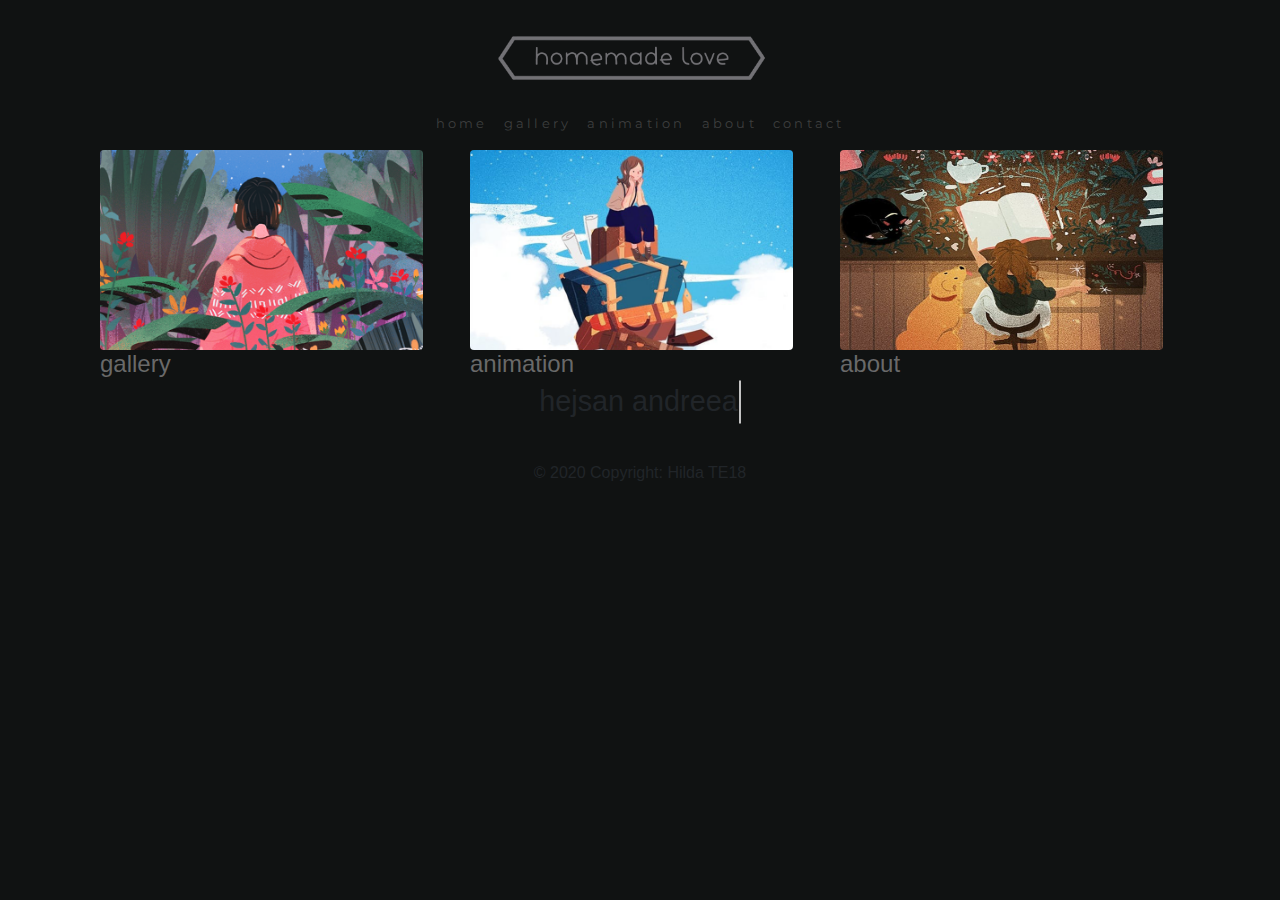
<file: finalProject/index.html>
<!DOCTYPE html>
<html lang="en">

<head>
    <meta charset="UTF-8">
    <meta name="viewport" content="width=device-width, initial-scale=1.0">
    <script src="https://code.jquery.com/jquery-3.3.1.slim.min.js"
        integrity="sha384-q8i/X+965DzO0rT7abK41JStQIAqVgRVzpbzo5smXKp4YfRvH+8abtTE1Pi6jizo"
        crossorigin="anonymous"></script>
    <link rel="stylesheet" href="https://stackpath.bootstrapcdn.com/bootstrap/4.3.1/css/bootstrap.min.css"
        integrity="sha384-ggOyR0iXCbMQv3Xipma34MD+dH/1fQ784/j6cY/iJTQUOhcWr7x9JvoRxT2MZw1T" crossorigin="anonymous">
    <script src="https://stackpath.bootstrapcdn.com/bootstrap/4.3.1/js/bootstrap.min.js"
        integrity="sha384-JjSmVgyd0p3pXB1rRibZUAYoIIy6OrQ6VrjIEaFf/nJGzIxFDsf4x0xIM+B07jRM"
        crossorigin="anonymous"></script>
    <link rel="stylesheet" href="index.css">
    <title>homemade love</title>
</head>

<body>
    <nav class="navbar navbar-expand-md sticky-top">
        <button class="navbar-toggler ml-auto" data-toggle="collapse" data-target="#collapseTarget" aria-label="menu">
            <span class="navbar-toggler-icon"></span>
        </button>

        <h1><a class="navbar-brand" href="index.html" aria-label="home"><img class="logo img-responsive" src="./Content/Logo/logo.png"
                                                                             alt="logo"></a></h1>

        <div class="collapse navbar-collapse" id="collapseTarget">
            <ul class="navbar-nav">
                <li class="nav-item"><a class="nav-link" href="index.html">home</a></li>
                <li class="nav-item"><a class="nav-link" href="gallery.html">gallery</a></li>
                <li class="nav-item"><a class="nav-link" href="animation.html">animation</a></li>
                <li class="nav-item"><a class="nav-link" href="about.html">about</a></li>
                <li class="nav-item"><a class="nav-link" href="contact.html">contact</a></li>
            </ul>
        </div>
    </nav>

    <div class="row">
        <div class="col-md-12">
            <div id="mdb-lightbox-ui"></div>
            <div class="mdb-lightbox no-margin container reorder">

                <figure class="col-md-4 reorder2">
                    <a href="gallery.html">
                        <img alt="illustration" src="./Content/Thumbnail/t5.png" class="rounded img-fluid Timage"></a>
                    <h4 class="subT">gallery</h4>
                </figure>

                <figure class="col-md-4 reorder2">
                    <a href="animation.html"><img alt="illustration" src="./Content/Thumbnail/t7.png"
                            class="rounded img-fluid Timage"></a>
                    <h4 class="subT">animation</h4>
                </figure>

                <figure class="col-md-4 reorder2">
                    <a href="about.html"><img alt="illustration" src="./Content/Thumbnail/t2.png"
                            class="rounded img-fluid Timage"></a>
                    <h4 class="subT">about</h4>
                </figure>
            </div>
        </div>
    </div>

    <link href="https://fonts.googleapis.com/css?family=Lato" rel="stylesheet">

    <p class="line-1 anim-typewriter">hejsan andreeaas</p>


    <footer class="page-footer font-small ">
        <div class="text-center py-3">© 2020 Copyright: Hilda TE18</div>
    </footer>

</body>
</html>
</file>
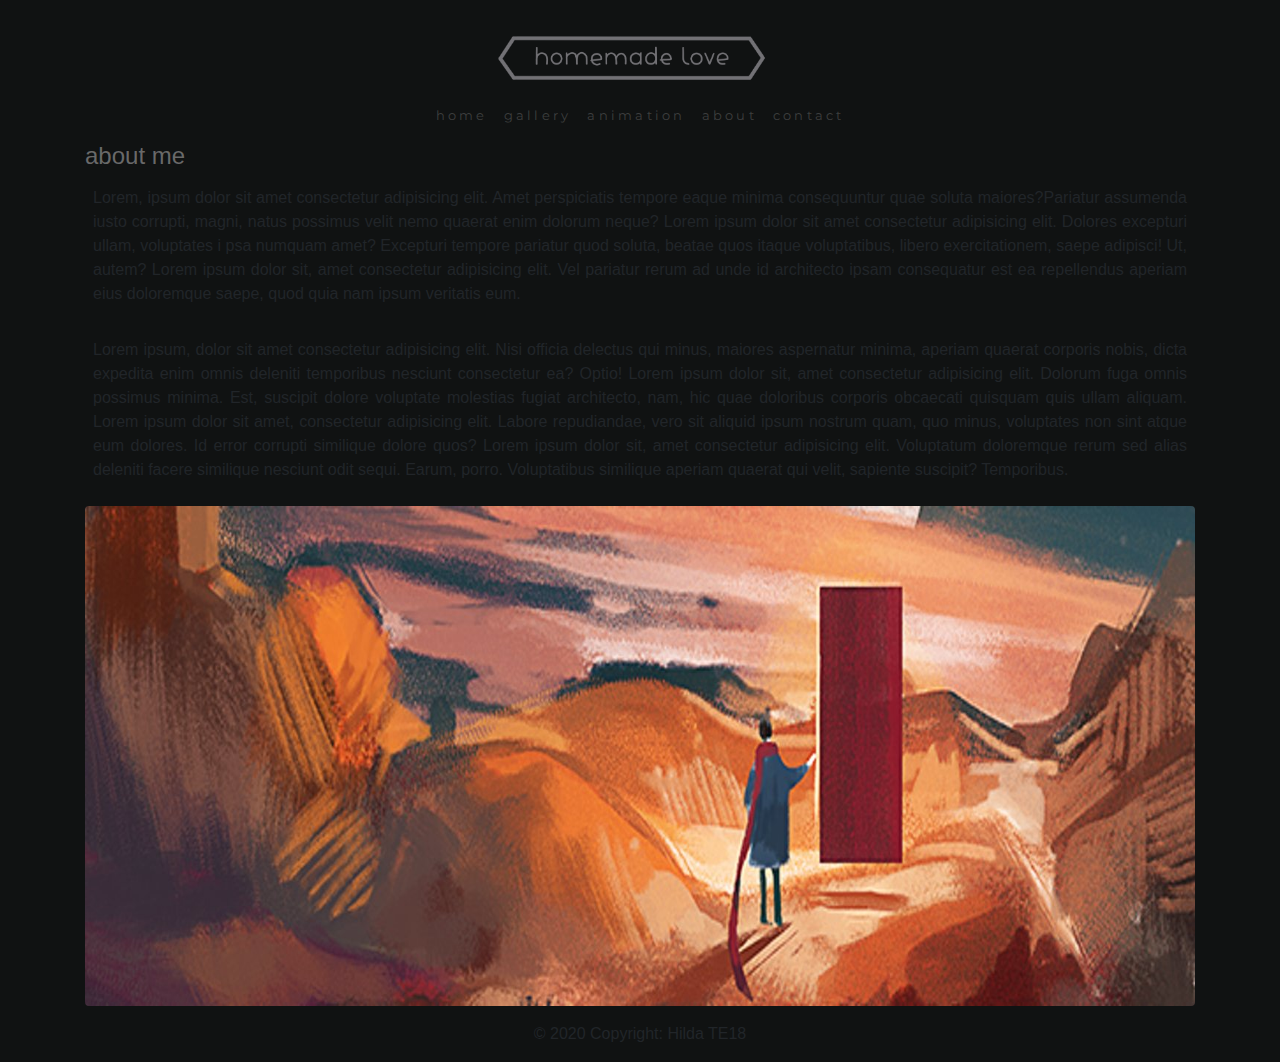
<file: finalProject/about.html>
<!DOCTYPE html>
<html lang="zxx">

<head>
    <meta charset="UTF-8">
    <meta name="viewport" content="width=device-width, initial-scale=1.0">
    <script src="https://code.jquery.com/jquery-3.3.1.slim.min.js"
        integrity="sha384-q8i/X+965DzO0rT7abK41JStQIAqVgRVzpbzo5smXKp4YfRvH+8abtTE1Pi6jizo"
        crossorigin="anonymous"></script>
    <link rel="stylesheet" href="https://stackpath.bootstrapcdn.com/bootstrap/4.3.1/css/bootstrap.min.css"
        integrity="sha384-ggOyR0iXCbMQv3Xipma34MD+dH/1fQ784/j6cY/iJTQUOhcWr7x9JvoRxT2MZw1T" crossorigin="anonymous">
    <script src="https://stackpath.bootstrapcdn.com/bootstrap/4.3.1/js/bootstrap.min.js"
        integrity="sha384-JjSmVgyd0p3pXB1rRibZUAYoIIy6OrQ6VrjIEaFf/nJGzIxFDsf4x0xIM+B07jRM"
        crossorigin="anonymous"></script>
    <link rel="stylesheet" href="index.css">
    <title>homemade love</title>
</head>

<body>
    <nav class="navbar navbar-expand-md sticky-top">
        <button class="navbar-toggler ml-auto" data-toggle="collapse" data-target="#collapseTarget">
            <span class="navbar-toggler-icon"></span>
        </button>

        <a class="navbar-brand" href="index.html"><img class="logo img-responsive" src="./Content/Logo/logo.png" alt=""></a>

        <div class="collapse navbar-collapse" id="collapseTarget">
            <ul class="navbar-nav">
                <li class="nav-item"><a class="nav-link" href="index.html">home</a></li>
                <li class="nav-item"><a class="nav-link" href="gallery.html">gallery</a></li>
                <li class="nav-item"><a class="nav-link" href="animation.html">animation</a></li>
                <li class="nav-item"><a class="nav-link" href="about.html">about</a></li>
                <li class="nav-item"><a class="nav-link" href="contact.html">contact</a></li>
            </ul>
        </div>
    </nav>

    <div class="aM mx-auto container Ac">
        <h4 class="subT">about me</h4>
        <p class="p-2">Lorem, ipsum dolor sit amet consectetur adipisicing elit. Amet perspiciatis tempore eaque minima
            consequuntur quae soluta maiores?Pariatur assumenda iusto corrupti, magni, natus possimus velit nemo quaerat 
            enim dolorum neque? Lorem ipsum dolor sit amet consectetur adipisicing elit. Dolores excepturi ullam, voluptates i
            psa numquam amet? Excepturi tempore pariatur quod soluta, beatae quos itaque voluptatibus, libero exercitationem, 
            saepe adipisci! Ut, autem? Lorem ipsum dolor sit, amet consectetur adipisicing elit. Vel pariatur rerum ad unde id
            architecto ipsam consequatur est ea repellendus aperiam eius doloremque saepe, quod quia nam ipsum veritatis eum.</p>
        <p class="p-2">Lorem ipsum, dolor sit amet consectetur adipisicing elit. Nisi officia delectus qui minus,
            maiores aspernatur minima, aperiam quaerat corporis nobis, dicta expedita enim omnis deleniti temporibus nesciunt 
            consectetur ea? Optio! Lorem ipsum dolor sit, amet consectetur adipisicing elit. Dolorum fuga omnis possimus minima. 
            Est, suscipit dolore voluptate molestias fugiat architecto, nam, hic quae doloribus corporis obcaecati quisquam quis 
            ullam aliquam. Lorem ipsum dolor sit amet, consectetur adipisicing elit. Labore repudiandae, vero sit
            aliquid ipsum nostrum quam, quo minus, voluptates non sint atque eum dolores. Id error corrupti similique
            dolore quos? Lorem ipsum dolor sit, amet consectetur adipisicing elit. Voluptatum doloremque rerum sed alias deleniti 
            facere similique nesciunt odit sequi. Earum, porro. Voluptatibus similique aperiam quaerat qui velit, sapiente suscipit? 
            Temporibus.</p>

        <img alt="picture" src="./Content/Thumbnail/t9.jpeg" class="img-fluid rounded image">
    </div>

    <footer class="page-footer font-small ">
        <div class="text-center py-3">© 2020 Copyright: Hilda TE18</div>
    </footer>
    
</body>
</html>
</file>
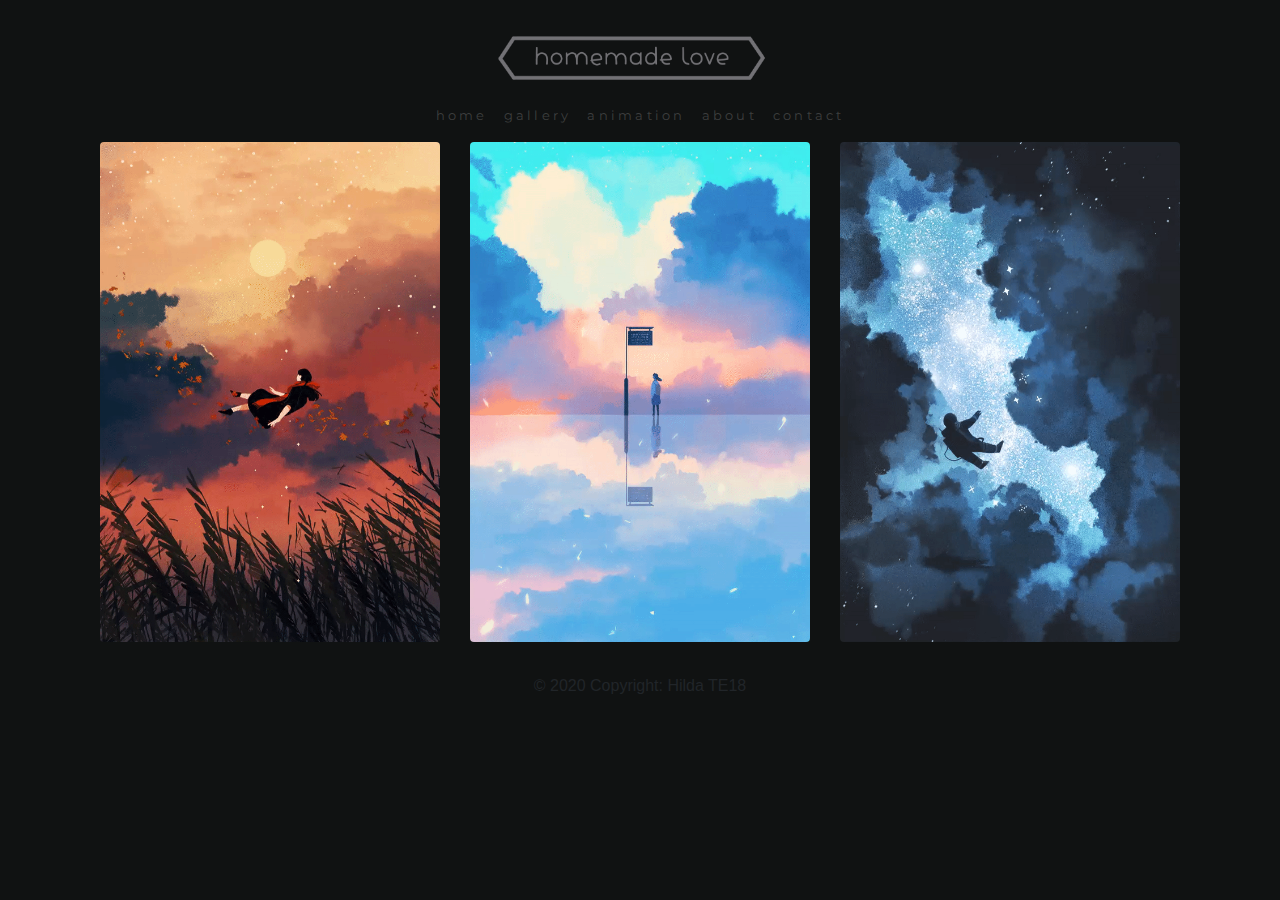
<file: finalProject/animation.html>
<!DOCTYPE html>
<html lang="en">

<head>
    <meta charset="UTF-8">
    <meta name="viewport" content="width=device-width, initial-scale=1.0">
    <script src="https://code.jquery.com/jquery-3.3.1.slim.min.js"
        integrity="sha384-q8i/X+965DzO0rT7abK41JStQIAqVgRVzpbzo5smXKp4YfRvH+8abtTE1Pi6jizo"
        crossorigin="anonymous"></script>
    <link rel="stylesheet" href="https://stackpath.bootstrapcdn.com/bootstrap/4.3.1/css/bootstrap.min.css"
        integrity="sha384-ggOyR0iXCbMQv3Xipma34MD+dH/1fQ784/j6cY/iJTQUOhcWr7x9JvoRxT2MZw1T" crossorigin="anonymous">
    <script src="https://stackpath.bootstrapcdn.com/bootstrap/4.3.1/js/bootstrap.min.js"
        integrity="sha384-JjSmVgyd0p3pXB1rRibZUAYoIIy6OrQ6VrjIEaFf/nJGzIxFDsf4x0xIM+B07jRM"
        crossorigin="anonymous"></script>
    <link rel="stylesheet" href="index.css">
    <title>homemade love</title>
</head>

<body>
    <nav class="navbar navbar-expand-md sticky-top">
        <button class="navbar-toggler ml-auto" data-toggle="collapse" data-target="#collapseTarget">
            <span class="navbar-toggler-icon"></span>
        </button>

        <a class="navbar-brand" href="index.html"><img class="logo img-responsive" src="./Content/Logo/logo.png" alt=""></a>

        <div class="collapse navbar-collapse" id="collapseTarget">
            <ul class="navbar-nav">
                <li class="nav-item"><a class="nav-link" href="index.html">home</a></li>
                <li class="nav-item"><a class="nav-link" href="gallery.html">gallery</a></li>
                <li class="nav-item"><a class="nav-link" href="animation.html">animation</a></li>
                <li class="nav-item"><a class="nav-link" href="about.html">about</a></li>
                <li class="nav-item"><a class="nav-link" href="contact.html">contact</a></li>
            </ul>
        </div>
    </nav>

    <div class="row">
        <div class="col-md-12">
            <div id="mdb-lightbox-ui"></div>
            <div class="mdb-lightbox no-margin container reorder">
                <figure class="col-md-4">
                    <a href="Content/GIF/g1.gif"><img alt="picture" src="./Content/GIF/g1.gif"
                            class="img-fluid rounded image"></a>
                </figure>

                <figure class="col-md-4">
                    <a href="Content/GIF/g2.gif"><img alt="picture" src="./Content/GIF/g2.gif"
                            class="img-fluid rounded image"></a>
                </figure>

                <figure class="col-md-4">
                    <a href="Content/GIF/g3.gif"><img alt="picture" src="./Content/GIF/g3.gif"
                            class="img-fluid rounded image"></a>
                </figure>

            </div>
        </div>
    </div>

    <footer class="page-footer font-small ">
        <div class="text-center py-3">© 2020 Copyright: Hilda TE18</div>
    </footer>

</body>
</html>
</file>
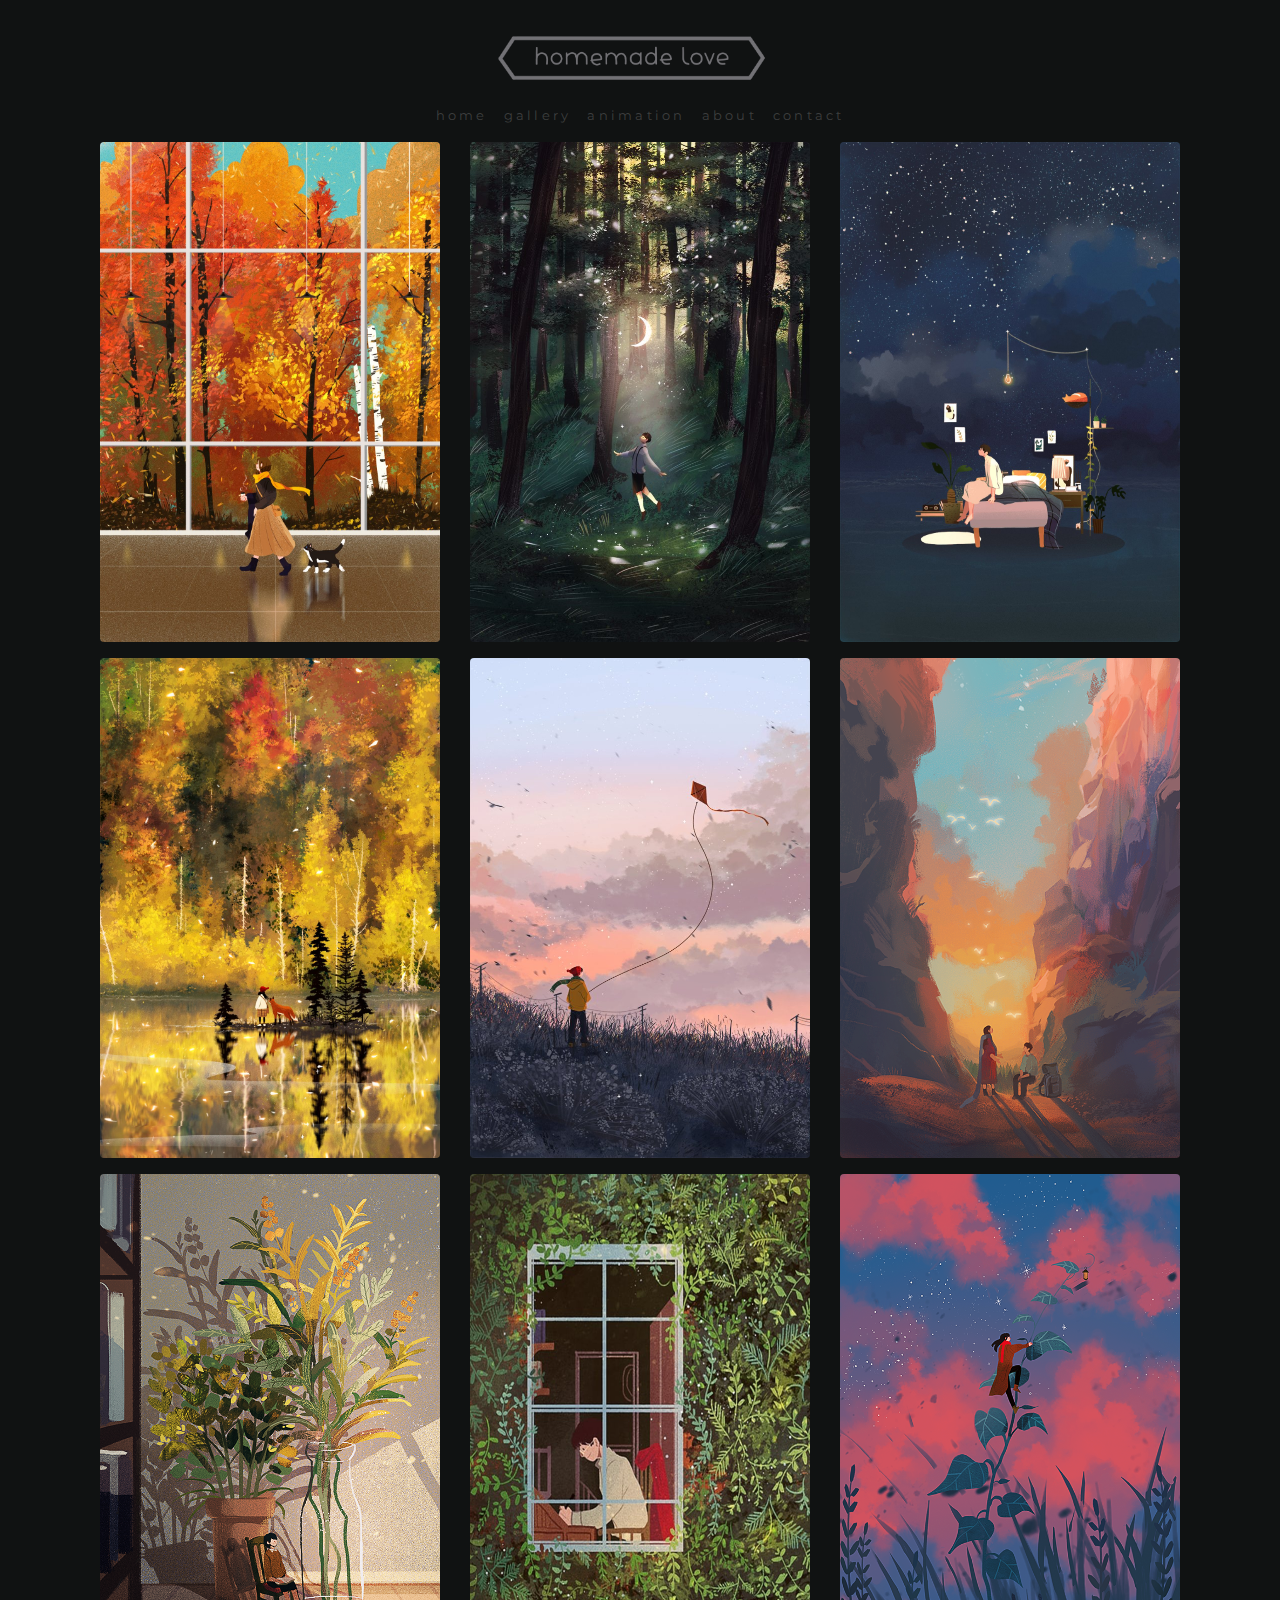
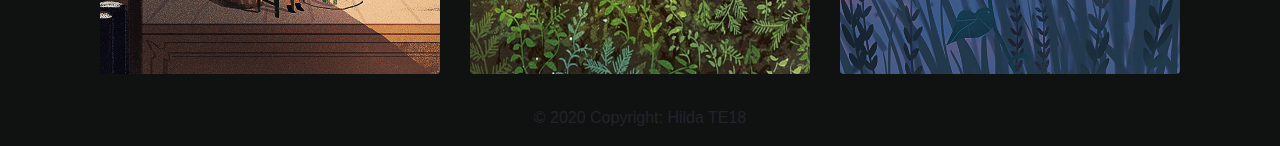
<file: finalProject/gallery.html>
<!DOCTYPE html>
<html lang="en">

<head>
    <meta charset="UTF-8">
    <meta name="viewport" content="width=device-width, initial-scale=1.0">
    <script src="https://code.jquery.com/jquery-3.3.1.slim.min.js"
        integrity="sha384-q8i/X+965DzO0rT7abK41JStQIAqVgRVzpbzo5smXKp4YfRvH+8abtTE1Pi6jizo"
        crossorigin="anonymous"></script>
    <link rel="stylesheet" href="https://stackpath.bootstrapcdn.com/bootstrap/4.3.1/css/bootstrap.min.css"
        integrity="sha384-ggOyR0iXCbMQv3Xipma34MD+dH/1fQ784/j6cY/iJTQUOhcWr7x9JvoRxT2MZw1T" crossorigin="anonymous">
    <script src="https://stackpath.bootstrapcdn.com/bootstrap/4.3.1/js/bootstrap.min.js"
        integrity="sha384-JjSmVgyd0p3pXB1rRibZUAYoIIy6OrQ6VrjIEaFf/nJGzIxFDsf4x0xIM+B07jRM"
        crossorigin="anonymous"></script>
    <link rel="stylesheet" href="index.css">
    <title>gallery</title>
</head>

<body>
    <nav class="navbar navbar-expand-md sticky-top">
        <button class="navbar-toggler ml-auto" data-toggle="collapse" data-target="#collapseTarget">
            <span class="navbar-toggler-icon"></span>
        </button>

        <a class="navbar-brand" href="index.html"><img class="logo img-responsive" src="./Content/Logo/logo.png" alt=""></a>

        <div class="collapse navbar-collapse" id="collapseTarget">
            <ul class="navbar-nav">
                <li class="nav-item"><a class="nav-link" href="index.html">home</a></li>
                <li class="nav-item"><a class="nav-link" href="gallery.html">gallery</a></li>
                <li class="nav-item"><a class="nav-link" href="animation.html">animation</a></li>
                <li class="nav-item"><a class="nav-link" href="about.html">about</a></li>
                <li class="nav-item"><a class="nav-link" href="contact.html">contact</a></li>
            </ul>
        </div>
    </nav>

    <div class="row">
        <div class="col-md-12">
            <div id="mdb-lightbox-ui"></div>
            <div class="mdb-lightbox no-margin container reorder">

                <figure class="col-md-4">
                    <a href="Content/Illustrations/i2.jpg"><img alt="picture" src="./Content/Illustrations/i2.jpg"
                            class="img-fluid rounded image"></a>
                </figure>

                <figure class="col-md-4">
                    <a href="Content/Illustrations/i3.jpg"><img alt="picture" src="./Content/Illustrations/i3.jpg"
                            class="img-fluid rounded image"></a>
                </figure>

                <figure class="col-md-4">
                    <a href="Content/Illustrations/i4.jpg"><img alt="picture" src="./Content/Illustrations/i4.jpg"
                            class="img-fluid rounded image"></a>
                </figure>

                <figure class="col-md-4">
                    <a href="Content/Illustrations/i5.jpg"><img alt="picture" src="./Content/Illustrations/i5.jpg"
                            class="img-fluid rounded image"></a>
                </figure>

                <figure class="col-md-4">
                    <a href="Content/Illustrations/i6.jpg"><img alt="picture" src="./Content/Illustrations/i6.jpg"
                            class="img-fluid rounded image"></a>
                </figure>

                <figure class="col-md-4">
                    <a href="Content/Illustrations/i7.png"><img alt="picture" src="./Content/Illustrations/i7.png"
                            class="img-fluid rounded image"></a>
                </figure>

                <figure class="col-md-4">
                    <a href="Content/Illustrations/i8.png"><img alt="picture" src="./Content/Illustrations/i8.png"
                            class="img-fluid rounded image"></a>
                </figure>

                <figure class="col-md-4">
                    <a href="Content/Illustrations/i9.png"><img alt="picture" src="./Content/Illustrations/i9.png"
                            class="img-fluid rounded image"></a>
                </figure>

                <figure class="col-md-4">
                    <a href="Content/Illustrations/i10.png"><img alt="picture" src="./Content/Illustrations/i10.png"
                            class="img-fluid rounded image"></a>
                </figure>
            </div>
        </div>
    </div>

    <footer class="page-footer font-small ">
        <div class="text-center py-3">© 2020 Copyright: Hilda TE18</div>
    </footer>

</body>
</html>
</file>
<file: finalProject/index.css>
@import url("https://fonts.googleapis.com/css2?family=Cabin&family=Montserrat:wght@600&display=swap");
@import url("https://fonts.googleapis.com/css2?family=JetBrains+Mono:wght@100&display=swap");
@-webkit-keyframes revealBlock {
  100% {
    color: #0f0f0f;
  }
}
@keyframes revealBlock {
  100% {
    color: #0f0f0f;
  }
}

@-webkit-keyframes revealingIn {
  0% {
    width: 0;
  }
  100% {
    width: 100%;
  }
}

@keyframes revealingIn {
  0% {
    width: 0;
  }
  100% {
    width: 100%;
  }
}

@-webkit-keyframes revealingOut {
  0% {
    -webkit-transform: translateX(0);
            transform: translateX(0);
  }
  100% {
    -webkit-transform: translateX(100%);
            transform: translateX(100%);
  }
}

@keyframes revealingOut {
  0% {
    -webkit-transform: translateX(0);
            transform: translateX(0);
  }
  100% {
    -webkit-transform: translateX(100%);
            transform: translateX(100%);
  }
}

.abs-site-link {
  position: fixed;
  bottom: 20px;
  left: 20px;
  color: rgba(0, 0, 0, 0.6);
  font-size: 16px;
}

@media (min-width: 368px) {
  body {
    background-color: #101212;
    /* Animation */
  }
  body .navbar {
    background-color: #101212;
  }
  body .navbar .navbar-toggler:focus {
    outline: none;
  }
  body .navbar .navbar-toggler-icon {
    position: relative;
    top: 20px;
    background-image: url("data:image/svg+xml,%3csvg xmlns='http://www.w3.org/2000/svg' width='30' height='30' viewBox='0 0 30 30'%3e%3cpath stroke='rgba%28255, 255, 255, 0.5%29' stroke-linecap='round' stroke-miterlimit='10' stroke-width='2' d='M4 7h22M4 15h22M4 23h22'/%3e%3c/svg%3e");
  }
  body .navbar .logo {
    height: 50px;
    width: 80%;
    position: relative;
    top: -30px;
  }
  body .navbar .nav-item {
    text-decoration: none;
  }
  body .navbar .nav-item .nav-link {
    color: #525252b3;
    font-family: "Montserrat", sans-serif;
    letter-spacing: 0.25em;
    font-size: 13px;
  }
  body .subT {
    color: #7a7a7ad8;
  }
  body .Ac {
    width: 90%;
    text-align: justify;
  }
  body .row {
    display: -webkit-box;
    display: -ms-flexbox;
    display: flex;
    -webkit-box-orient: vertical;
    -webkit-box-direction: normal;
        -ms-flex-flow: column nowrap;
            flex-flow: column nowrap;
    -webkit-box-pack: center;
        -ms-flex-pack: center;
            justify-content: center;
  }
  body .row .form {
    padding: 20px;
    display: -webkit-box;
    display: -ms-flexbox;
    display: flex;
    -webkit-box-orient: vertical;
    -webkit-box-direction: normal;
        -ms-flex-flow: column nowrap;
            flex-flow: column nowrap;
    -webkit-box-pack: center;
        -ms-flex-pack: center;
            justify-content: center;
  }
  body .row .form .form-group {
    margin-bottom: 20px;
  }
  body .row .form .form-group .form-control {
    background-color: #3b3d3d7c;
    color: #fce3fc;
    letter-spacing: 0.25em;
    font-size: 14px;
  }
  body .row .form button.btn {
    display: block;
    padding: 11px 32px;
    margin: 20px 0px;
  }
  body .row .form .btn {
    background-color: #272b2b;
    color: #7a7a7ad8;
    font-family: "Montserrat", sans-serif;
  }
  body .line-1 {
    position: relative;
    top: 50%;
    width: 7em;
    margin: 0 auto;
    border-right: 2px solid rgba(255, 255, 255, 0.75);
    font-size: 180%;
    text-align: center;
    white-space: nowrap;
    overflow: hidden;
    -webkit-transform: translateY(-50%);
            transform: translateY(-50%);
  }
  body .anim-typewriter {
    -webkit-animation: typewriter 1s steps(44) 1s 1 normal both, blinkTextCursor 500ms steps(44) infinite normal;
            animation: typewriter 1s steps(44) 1s 1 normal both, blinkTextCursor 500ms steps(44) infinite normal;
  }
  @-webkit-keyframes typewriter {
    from {
      width: 0;
    }
    to {
      width: 10em;
    }
  }
  @keyframes typewriter {
    from {
      width: 0;
    }
    to {
      width: 10em;
    }
  }
  @-webkit-keyframes blinkTextCursor {
    from {
      border-right-color: rgba(255, 255, 255, 0.75);
    }
    to {
      border-right-color: transparent;
    }
  }
  @keyframes blinkTextCursor {
    from {
      border-right-color: rgba(255, 255, 255, 0.75);
    }
    to {
      border-right-color: transparent;
    }
  }
}

@media (min-width: 768px) {
  body .navbar {
    display: -webkit-box;
    display: -ms-flexbox;
    display: flex;
    -webkit-box-orient: vertical;
    -webkit-box-direction: normal;
        -ms-flex-flow: column nowrap;
            flex-flow: column nowrap;
    -webkit-box-pack: center;
        -ms-flex-pack: center;
            justify-content: center;
  }
  body .navbar .logo {
    height: 60px;
    margin: 10px;
    top: 5px;
    width: auto;
  }
  body .navbar .nav-link {
    letter-spacing: 0.27em;
  }
  body .reorder {
    display: -webkit-box;
    display: -ms-flexbox;
    display: flex;
    -ms-flex-wrap: wrap;
        flex-wrap: wrap;
  }
  body .reorder2 {
    -webkit-box-pack: justify;
        -ms-flex-pack: justify;
            justify-content: space-between;
  }
  body .image {
    width: auto;
    height: 300px;
  }
  body .Timage {
    width: 200px;
    height: 150px;
  }
}

@media (min-width: 1024px) {
  body .image {
    width: auto;
    height: 500px;
  }
  body .Timage {
    min-width: 95%;
    height: 200px;
  }
}
/*# sourceMappingURL=index.css.map */
</file>
